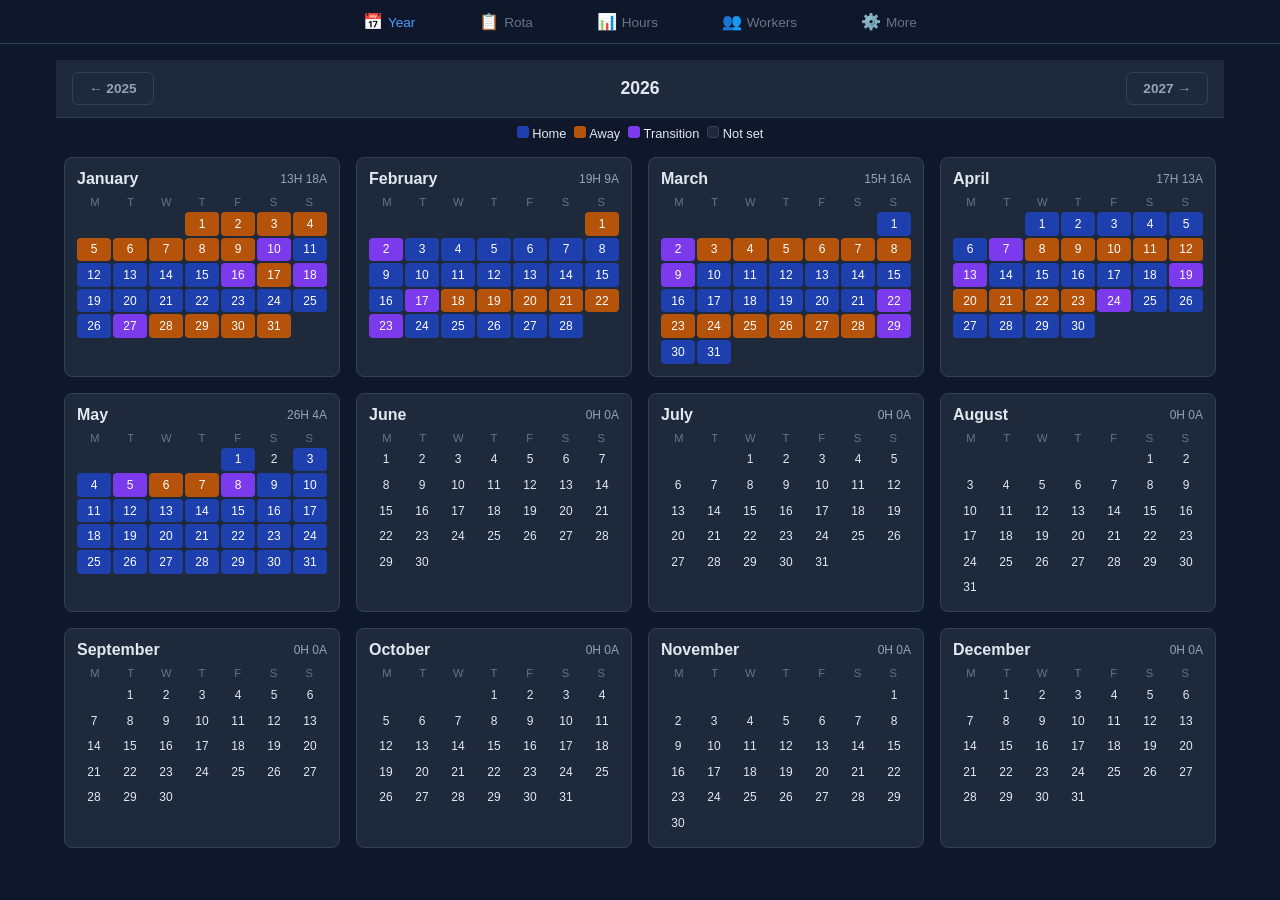
<file: index.html>
<!DOCTYPE html>
<html lang="en">
<head>
  <meta charset="UTF-8">
  <meta name="viewport" content="width=device-width, initial-scale=1.0">
  <title>Ryan's Rotas</title>
  <link rel="stylesheet" href="src/css/styles.css?v=2">
</head>
<body>
  <nav class="nav-tabs" id="nav">
    <button class="nav-tab active" data-screen="yearPlanner">
      <span class="nav-tab-icon">📅</span>Year
    </button>
    <button class="nav-tab" data-screen="monthlyRota">
      <span class="nav-tab-icon">📋</span>Rota
    </button>
    <button class="nav-tab" data-screen="hours">
      <span class="nav-tab-icon">📊</span>Hours
    </button>
    <button class="nav-tab" data-screen="workers">
      <span class="nav-tab-icon">👥</span>Workers
    </button>
    <button class="nav-tab" data-screen="settings">
      <span class="nav-tab-icon">⚙️</span>More
    </button>
  </nav>

  <div id="screen-yearPlanner" class="screen active"></div>
  <div id="screen-monthlyRota" class="screen"></div>
  <div id="screen-hours" class="screen"></div>
  <div id="screen-workers" class="screen"></div>
  <div id="screen-settings" class="screen"></div>

  <div id="modal-root"></div>

  <script src="src/js/lib/xlsx.full.min.js"></script>
  <script src="src/js/lib/jspdf.umd.min.js"></script>
  <script src="src/js/lib/jspdf.plugin.autotable.min.js"></script>
  <script type="module" src="src/js/app.js?v=2"></script>
</body>
</html>
</file>
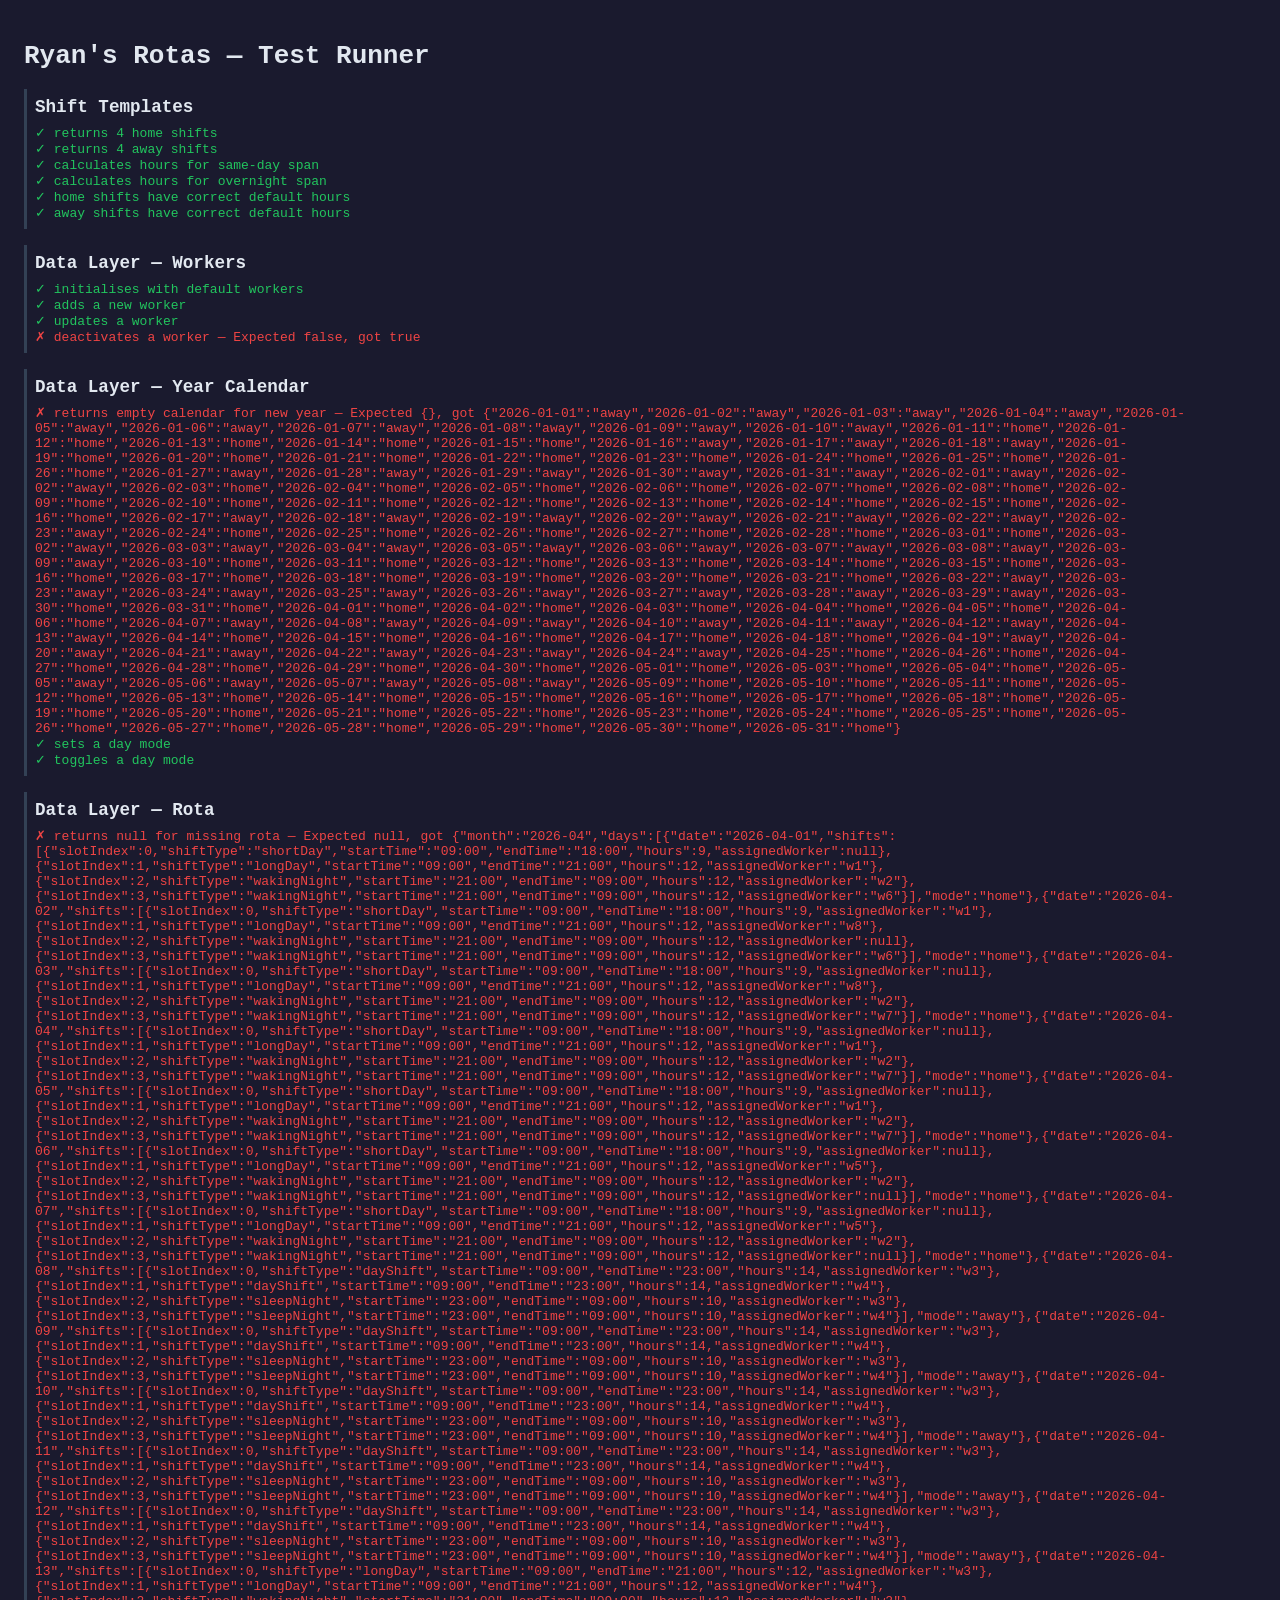
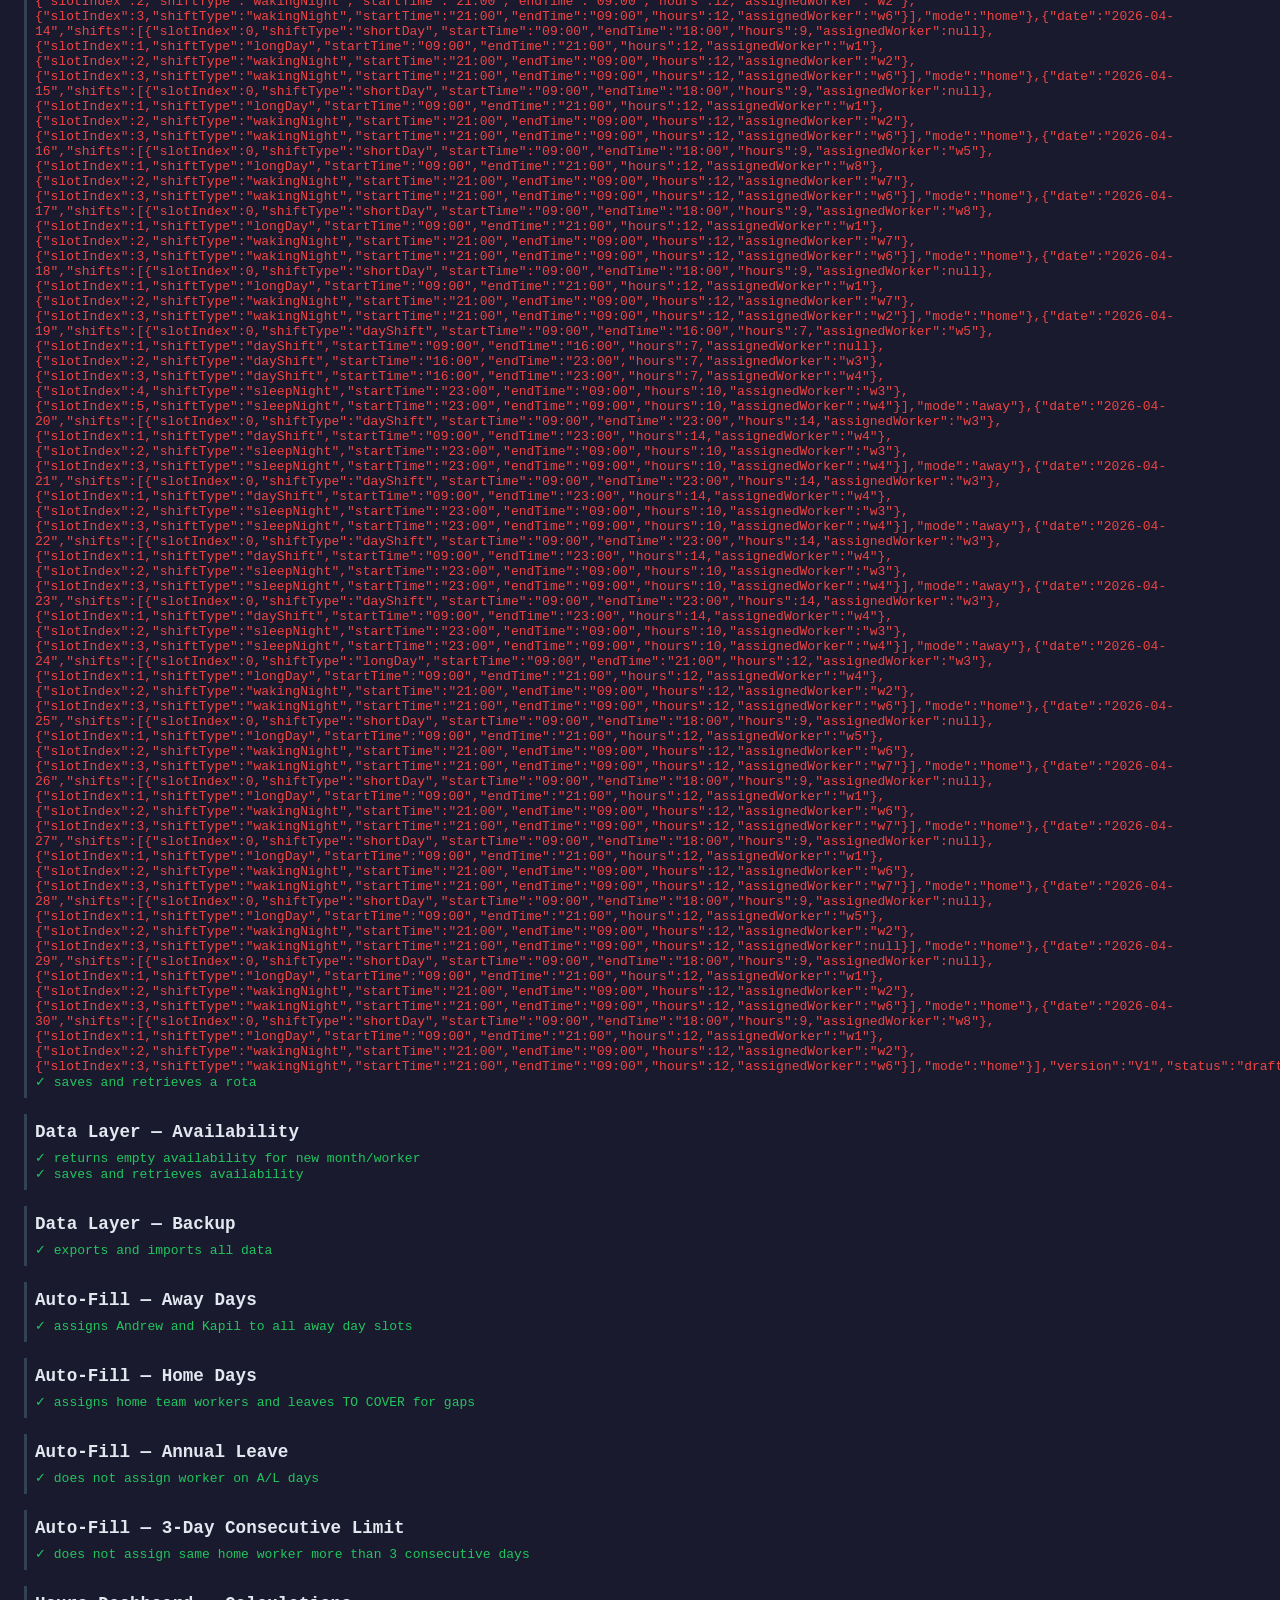
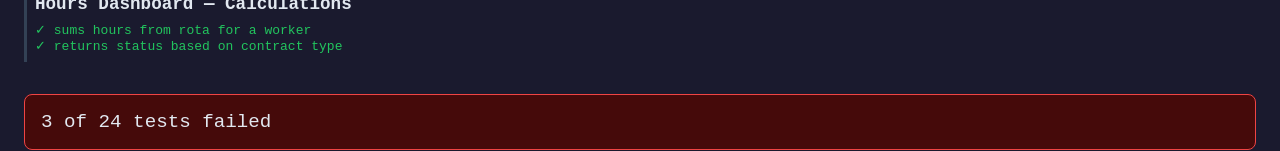
<file: tests/test-runner.html>
<!-- tests/test-runner.html -->
<!DOCTYPE html>
<html lang="en">
<head>
  <meta charset="UTF-8">
  <title>Ryan's Rotas — Tests</title>
  <style>
    body { font-family: monospace; padding: 1rem; background: #1a1a2e; color: #e2e8f0; }
    .pass { color: #22c55e; }
    .fail { color: #ef4444; }
    .suite { margin: 1rem 0; padding: 0.5rem; border-left: 3px solid #334155; }
    .suite-title { font-weight: bold; font-size: 1.1rem; margin-bottom: 0.5rem; }
    #summary { margin-top: 2rem; font-size: 1.2rem; padding: 1rem; border-radius: 8px; }
    #summary.all-pass { background: #052e16; border: 1px solid #22c55e; }
    #summary.has-fail { background: #450a0a; border: 1px solid #ef4444; }
  </style>
</head>
<body>
  <h1>Ryan's Rotas — Test Runner</h1>
  <div id="results"></div>
  <div id="summary"></div>

  <script>
    window.testResults = { passed: 0, failed: 0, suites: [] };
    window.currentSuite = null;

    window.describe = function(name, fn) {
      window.currentSuite = { name, tests: [] };
      window.testResults.suites.push(window.currentSuite);
      fn();
      window.currentSuite = null;
    };

    window.it = function(name, fn) {
      try {
        fn();
        window.currentSuite.tests.push({ name, passed: true });
        window.testResults.passed++;
      } catch (e) {
        window.currentSuite.tests.push({ name, passed: false, error: e.message });
        window.testResults.failed++;
      }
    };

    window.assert = {
      equal(a, b) {
        if (a !== b) throw new Error(`Expected ${JSON.stringify(b)}, got ${JSON.stringify(a)}`);
      },
      deepEqual(a, b) {
        if (JSON.stringify(a) !== JSON.stringify(b))
          throw new Error(`Expected ${JSON.stringify(b)}, got ${JSON.stringify(a)}`);
      },
      ok(val) {
        if (!val) throw new Error(`Expected truthy, got ${JSON.stringify(val)}`);
      },
      notOk(val) {
        if (val) throw new Error(`Expected falsy, got ${JSON.stringify(val)}`);
      },
      throws(fn) {
        let threw = false;
        try { fn(); } catch (e) { threw = true; }
        if (!threw) throw new Error('Expected function to throw');
      }
    };

    window.renderResults = function() {
      const el = document.getElementById('results');
      let html = '';
      for (const suite of window.testResults.suites) {
        html += `<div class="suite"><div class="suite-title">${suite.name}</div>`;
        for (const t of suite.tests) {
          if (t.passed) {
            html += `<div class="pass">✓ ${t.name}</div>`;
          } else {
            html += `<div class="fail">✗ ${t.name} — ${t.error}</div>`;
          }
        }
        html += '</div>';
      }
      el.innerHTML = html;

      const sum = document.getElementById('summary');
      const total = window.testResults.passed + window.testResults.failed;
      if (window.testResults.failed === 0) {
        sum.className = 'all-pass';
        sum.textContent = `All ${total} tests passed`;
      } else {
        sum.className = 'has-fail';
        sum.textContent = `${window.testResults.failed} of ${total} tests failed`;
      }
    };
  </script>

  <script type="module">
    import '../tests/shiftTemplates.test.js';
    import '../tests/data.test.js';
    import '../tests/autoFill.test.js';
    import '../tests/hoursDashboard.test.js';
    renderResults();
  </script>
</body>
</html>
</file>
<file: src/css/styles.css>
*, *::before, *::after { box-sizing: border-box; margin: 0; padding: 0; }

:root {
  --bg: #0f172a;
  --bg-card: #1e293b;
  --bg-card-alt: #1a2744;
  --bg-home: #0a1628;
  --bg-away: #1a0d06;
  --border: #334155;
  --text: #e2e8f0;
  --text-muted: #94a3b8;
  --text-dim: #64748b;
  --blue: #4a9eff;
  --blue-badge: #1e40af;
  --amber: #f59e0b;
  --amber-badge: #b45309;
  --green: #22c55e;
  --red: #ef4444;
  --purple: #a855f7;
}

html { font-size: 16px; }
body {
  font-family: -apple-system, BlinkMacSystemFont, 'Segoe UI', Roboto, sans-serif;
  background: var(--bg);
  color: var(--text);
  min-height: 100vh;
  padding-bottom: 4rem;
}

.nav-tabs {
  position: fixed;
  bottom: 0;
  left: 0;
  right: 0;
  display: flex;
  background: #0f172a;
  border-top: 1px solid var(--border);
  z-index: 100;
}

.nav-tab {
  flex: 1;
  padding: 0.5rem 0;
  text-align: center;
  color: var(--text-dim);
  text-decoration: none;
  font-size: 0.75rem;
  cursor: pointer;
  border: none;
  background: none;
}

.nav-tab.active { color: var(--blue); }
.nav-tab-icon { font-size: 1.2rem; display: block; margin-bottom: 2px; }

.screen { display: none; padding: 1rem; }
.screen.active { display: block; }

.header {
  display: flex;
  align-items: center;
  justify-content: space-between;
  padding: 0.75rem 1rem;
  background: var(--bg-card);
  border-bottom: 1px solid var(--border);
  position: sticky;
  top: 0;
  z-index: 50;
}
.header h1 { font-size: 1.1rem; }
.header-actions { display: flex; gap: 0.5rem; }

.btn {
  padding: 0.5rem 1rem;
  border: none;
  border-radius: 6px;
  cursor: pointer;
  font-size: 0.85rem;
  font-weight: 600;
}
.btn-primary { background: var(--blue); color: white; }
.btn-success { background: var(--green); color: white; }
.btn-danger { background: var(--red); color: white; }
.btn-ghost {
  background: transparent;
  color: var(--text-muted);
  border: 1px solid var(--border);
}

.card {
  background: var(--bg-card);
  border: 1px solid var(--border);
  border-radius: 8px;
  padding: 1rem;
  margin-bottom: 0.75rem;
}

.badge {
  display: inline-block;
  padding: 1px 6px;
  border-radius: 4px;
  font-size: 0.65rem;
  font-weight: 700;
  text-transform: uppercase;
}
.badge-home { background: var(--blue-badge); color: white; }
.badge-away { background: var(--amber-badge); color: white; }

input, select {
  background: var(--bg);
  color: var(--text);
  border: 1px solid var(--border);
  border-radius: 6px;
  padding: 0.5rem;
  font-size: 0.85rem;
  width: 100%;
}
label {
  display: block;
  font-size: 0.8rem;
  color: var(--text-muted);
  margin-bottom: 0.25rem;
}
.form-group { margin-bottom: 1rem; }

.modal-overlay {
  position: fixed;
  inset: 0;
  background: rgba(0,0,0,0.7);
  display: flex;
  align-items: center;
  justify-content: center;
  z-index: 200;
}
.modal {
  background: var(--bg-card);
  border: 1px solid var(--border);
  border-radius: 12px;
  padding: 1.5rem;
  width: 90%;
  max-width: 500px;
  max-height: 80vh;
  overflow-y: auto;
}
.modal h2 { font-size: 1.1rem; margin-bottom: 1rem; }

@media (min-width: 768px) {
  body { padding-bottom: 0; }
  .nav-tabs {
    position: static;
    border-top: none;
    border-bottom: 1px solid var(--border);
    justify-content: center;
    gap: 1rem;
  }
  .nav-tab { flex: none; padding: 0.75rem 1.5rem; font-size: 0.85rem; }
  .nav-tab-icon { display: inline; margin-right: 0.3rem; font-size: 1rem; }
  .screen { max-width: 1200px; margin: 0 auto; }
}
</file>
